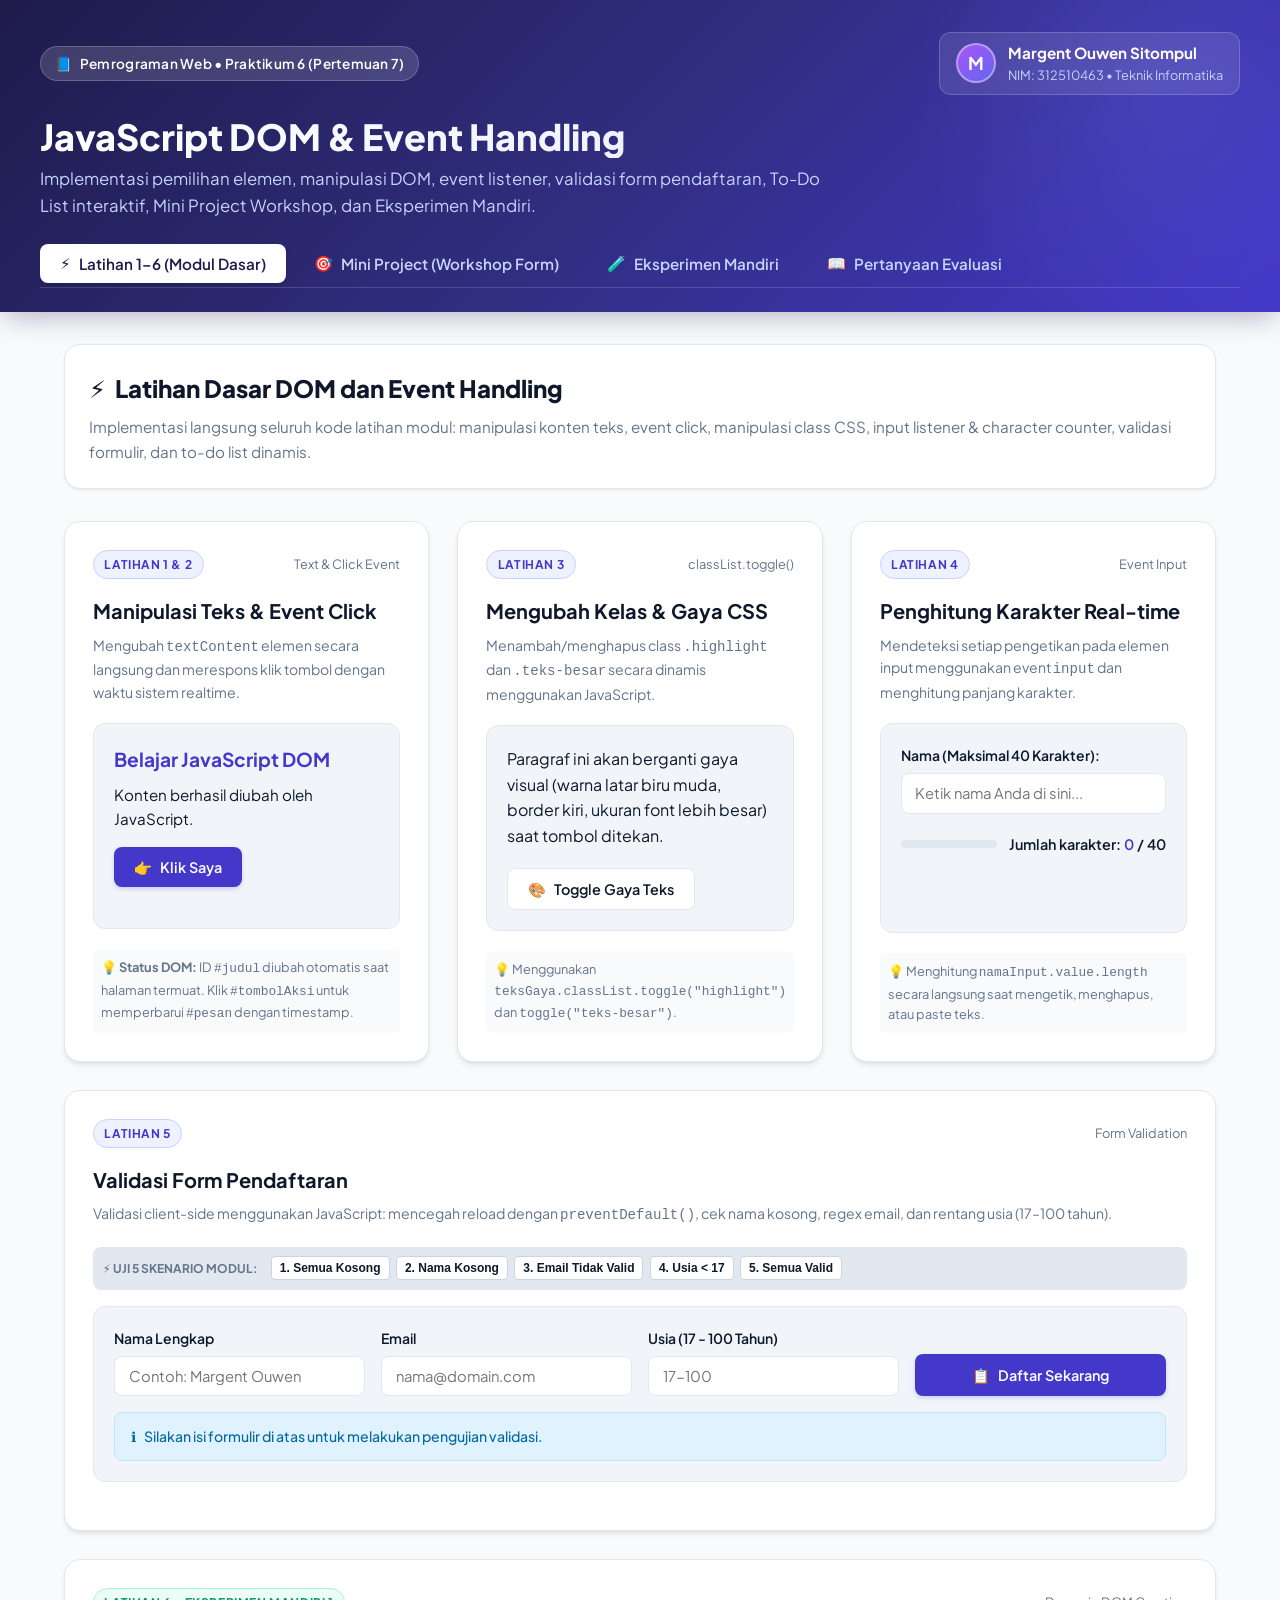
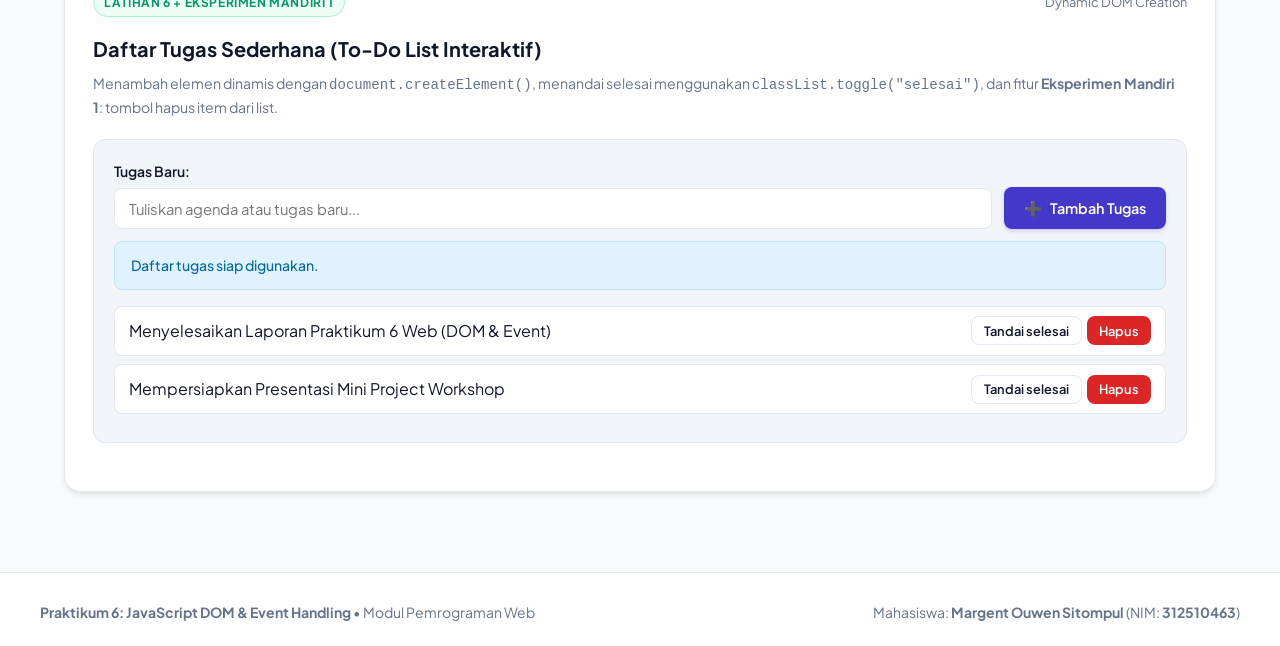
<file: index.html>
<!DOCTYPE html>
<html lang="id">
<head>
  <meta charset="UTF-8">
  <meta name="viewport" content="width=device-width, initial-scale=1.0">
  <title>Praktikum 6: DOM & Event Handling - Margent Ouwen Sitompul (312510463)</title>
  <meta name="description" content="Modul Praktikum 6 Pemrograman Web: JavaScript DOM dan Event Handling oleh Margent Ouwen Sitompul (NIM: 312510463)">
  <link rel="stylesheet" href="style.css">
  <script src="script.js" defer></script>
</head>
<body>

  <!-- ===================================================================
       HEADER SECTION
       =================================================================== -->
  <header class="app-header">
    <div class="header-container">
      <div class="header-meta">
        <div class="course-badge">
          <span>📘</span>
          <span>Pemrograman Web • Praktikum 6 (Pertemuan 7)</span>
        </div>
        <div class="student-card">
          <div class="student-avatar">M</div>
          <div class="student-info">
            <h4>Margent Ouwen Sitompul</h4>
            <p>NIM: 312510463 • Teknik Informatika</p>
          </div>
        </div>
      </div>

      <div class="header-title-wrapper">
        <h1>JavaScript DOM & Event Handling</h1>
        <p class="header-subtitle">
          Implementasi pemilihan elemen, manipulasi DOM, event listener, validasi form pendaftaran, 
          To-Do List interaktif, Mini Project Workshop, dan Eksperimen Mandiri.
        </p>
      </div>

      <!-- Navigation Tabs -->
      <nav class="nav-tabs" role="tablist">
        <button class="nav-tab-btn active" data-tab="tab-latihan" id="btn-tab-latihan" role="tab" aria-selected="true">
          <span>⚡</span> Latihan 1–6 (Modul Dasar)
        </button>
        <button class="nav-tab-btn" data-tab="tab-miniproject" id="btn-tab-miniproject" role="tab" aria-selected="false">
          <span>🎯</span> Mini Project (Workshop Form)
        </button>
        <button class="nav-tab-btn" data-tab="tab-eksperimen" id="btn-tab-eksperimen" role="tab" aria-selected="false">
          <span>🧪</span> Eksperimen Mandiri
        </button>
        <button class="nav-tab-btn" data-tab="tab-evaluasi" id="btn-tab-evaluasi" role="tab" aria-selected="false">
          <span>📖</span> Pertanyaan Evaluasi
        </button>
      </nav>
    </div>
  </header>

  <!-- ===================================================================
       MAIN CONTAINER
       =================================================================== -->
  <main class="main-content">

    <!-- ===============================================================
         TAB 1: LATIHAN 1 - 6
         =============================================================== -->
    <section id="tab-latihan" class="tab-pane active" role="tabpanel">
      <div class="section-intro">
        <h2><span>⚡</span> Latihan Dasar DOM dan Event Handling</h2>
        <p>
          Implementasi langsung seluruh kode latihan modul: manipulasi konten teks, event click, manipulasi class CSS, 
          input listener & character counter, validasi formulir, dan to-do list dinamis.
        </p>
      </div>

      <div class="grid-cards">
        <!-- Latihan 1 & 2 -->
        <article class="exercise-card" id="card-latihan1-2">
          <div class="card-header-badge">
            <span class="badge">Latihan 1 & 2</span>
            <span style="font-size: 0.8rem; color: var(--text-muted);">Text & Click Event</span>
          </div>
          <h3 class="card-title">Manipulasi Teks & Event Click</h3>
          <p class="card-desc">Mengubah <code>textContent</code> elemen secara langsung dan merespons klik tombol dengan waktu sistem realtime.</p>
          
          <div class="card-content">
            <!-- Sesuai struktur kode modul hal 2 -->
            <h4 id="judul" style="font-size: 1.2rem; color: var(--primary); margin-bottom: 0.5rem;">Latihan DOM</h4>
            <p id="pesan" style="font-size: 0.95rem; margin-bottom: 1rem; color: var(--text-main);">Belum ada tindakan.</p>
            <button id="tombolAksi" class="btn btn-primary" type="button">
              <span>👉</span> Klik Saya
            </button>
          </div>

          <div style="font-size: 0.8rem; color: var(--text-muted); background: #f8fafc; padding: 0.5rem; border-radius: 6px;">
            💡 <strong>Status DOM:</strong> ID <code>#judul</code> diubah otomatis saat halaman termuat. Klik <code>#tombolAksi</code> untuk memperbarui <code>#pesan</code> dengan timestamp.
          </div>
        </article>

        <!-- Latihan 3 -->
        <article class="exercise-card" id="card-latihan3">
          <div class="card-header-badge">
            <span class="badge">Latihan 3</span>
            <span style="font-size: 0.8rem; color: var(--text-muted);">classList.toggle()</span>
          </div>
          <h3 class="card-title">Mengubah Kelas & Gaya CSS</h3>
          <p class="card-desc">Menambah/menghapus class <code>.highlight</code> dan <code>.teks-besar</code> secara dinamis menggunakan JavaScript.</p>
          
          <div class="card-content">
            <!-- Sesuai struktur kode modul hal 3 -->
            <p id="teksGaya" style="transition: all 0.2s ease; margin-bottom: 1.25rem;">
              Paragraf ini akan berganti gaya visual (warna latar biru muda, border kiri, ukuran font lebih besar) saat tombol ditekan.
            </p>
            <button id="tombolGaya" class="btn btn-secondary" type="button">
              <span>🎨</span> Toggle Gaya Teks
            </button>
          </div>

          <div style="font-size: 0.8rem; color: var(--text-muted); background: #f8fafc; padding: 0.5rem; border-radius: 6px;">
            💡 Menggunakan <code>teksGaya.classList.toggle("highlight")</code> dan <code>toggle("teks-besar")</code>.
          </div>
        </article>

        <!-- Latihan 4 -->
        <article class="exercise-card" id="card-latihan4">
          <div class="card-header-badge">
            <span class="badge">Latihan 4</span>
            <span style="font-size: 0.8rem; color: var(--text-muted);">Event Input</span>
          </div>
          <h3 class="card-title">Penghitung Karakter Real-time</h3>
          <p class="card-desc">Mendeteksi setiap pengetikan pada elemen input menggunakan event <code>input</code> dan menghitung panjang karakter.</p>
          
          <div class="card-content">
            <!-- Sesuai kode modul hal 3 -->
            <div class="form-group">
              <label for="namaInput">Nama (Maksimal 40 Karakter):</label>
              <input type="text" id="namaInput" maxlength="40" placeholder="Ketik nama Anda di sini...">
            </div>
            <div class="char-meter-container">
              <div class="char-meter-bar">
                <div id="charMeterFill" class="char-meter-fill"></div>
              </div>
              <p style="font-weight: 600; font-size: 0.9rem;">
                Jumlah karakter: <span id="jumlahKarakter" style="color: var(--primary);">0</span> / 40
              </p>
            </div>
          </div>

          <div style="font-size: 0.8rem; color: var(--text-muted); background: #f8fafc; padding: 0.5rem; border-radius: 6px;">
            💡 Menghitung <code>namaInput.value.length</code> secara langsung saat mengetik, menghapus, atau paste teks.
          </div>
        </article>

        <!-- Latihan 5 -->
        <article class="exercise-card" id="card-latihan5" style="grid-column: 1 / -1;">
          <div class="card-header-badge">
            <span class="badge">Latihan 5</span>
            <span style="font-size: 0.8rem; color: var(--text-muted);">Form Validation</span>
          </div>
          <h3 class="card-title">Validasi Form Pendaftaran</h3>
          <p class="card-desc">Validasi client-side menggunakan JavaScript: mencegah reload dengan <code>preventDefault()</code>, cek nama kosong, regex email, dan rentang usia (17–100 tahun).</p>
          
          <!-- Tombol Cepat Skenario Pengujian (Sesuai Syarat Halaman 4: Uji minimal 5 kondisi) -->
          <div class="scenario-bar">
            <span class="scenario-title">⚡ Uji 5 Skenario Modul:</span>
            <button type="button" class="btn-scenario" id="test-empty">1. Semua Kosong</button>
            <button type="button" class="btn-scenario" id="test-no-name">2. Nama Kosong</button>
            <button type="button" class="btn-scenario" id="test-bad-email">3. Email Tidak Valid</button>
            <button type="button" class="btn-scenario" id="test-under-age">4. Usia &lt; 17</button>
            <button type="button" class="btn-scenario" id="test-valid">5. Semua Valid</button>
          </div>

          <div class="card-content">
            <!-- Sesuai struktur kode modul hal 3-4 -->
            <form id="formPendaftaran" novalidate style="display: grid; grid-template-columns: repeat(auto-fit, minmax(240px, 1fr)); gap: 1rem; align-items: end;">
              <div class="form-group" style="margin-bottom: 0;">
                <label for="nama">Nama Lengkap</label>
                <input id="nama" name="nama" type="text" placeholder="Contoh: Margent Ouwen">
              </div>
              <div class="form-group" style="margin-bottom: 0;">
                <label for="email">Email</label>
                <input id="email" name="email" type="email" placeholder="nama@domain.com">
              </div>
              <div class="form-group" style="margin-bottom: 0;">
                <label for="usia">Usia (17 - 100 Tahun)</label>
                <input id="usia" name="usia" type="number" min="17" max="100" placeholder="17-100">
              </div>
              <div>
                <button type="submit" class="btn btn-primary" style="width: 100%; height: 42px;">
                  <span>📋</span> Daftar Sekarang
                </button>
              </div>
            </form>

            <div id="pesanFormContainer" style="margin-top: 1rem;">
              <p id="pesanForm" aria-live="polite" class="feedback-box feedback-info">
                <span>ℹ️</span> Silakan isi formulir di atas untuk melakukan pengujian validasi.
              </p>
            </div>
          </div>
        </article>

        <!-- Latihan 6 & Eksperimen 1 -->
        <article class="exercise-card" id="card-latihan6" style="grid-column: 1 / -1;">
          <div class="card-header-badge">
            <span class="badge badge-green">Latihan 6 + Eksperimen Mandiri 1</span>
            <span style="font-size: 0.8rem; color: var(--text-muted);">Dynamic DOM Creation</span>
          </div>
          <h3 class="card-title">Daftar Tugas Sederhana (To-Do List Interaktif)</h3>
          <p class="card-desc">
            Menambah elemen dinamis dengan <code>document.createElement()</code>, menandai selesai menggunakan <code>classList.toggle("selesai")</code>, 
            dan fitur <strong>Eksperimen Mandiri 1</strong>: tombol hapus item dari list.
          </p>

          <div class="card-content">
            <!-- Sesuai kode modul hal 4 -->
            <section>
              <div style="display: flex; gap: 0.75rem; margin-bottom: 0.75rem; flex-wrap: wrap;">
                <div style="flex: 1; min-width: 260px;">
                  <label for="inputTugas">Tugas Baru:</label>
                  <input id="inputTugas" type="text" placeholder="Tuliskan agenda atau tugas baru...">
                </div>
                <div style="display: flex; align-items: flex-end;">
                  <button id="tambahTugas" class="btn btn-primary" type="button" style="height: 42px;">
                    <span>➕</span> Tambah Tugas
                  </button>
                </div>
              </div>

              <p id="pesanTugas" aria-live="polite" class="feedback-box feedback-info" style="margin-bottom: 1rem;">
                Daftar tugas siap digunakan.
              </p>

              <ul id="daftarTugas" class="todo-list-container">
                <!-- Elemen tugas akan dimasukkan di sini secara dinamis -->
              </ul>
            </section>
          </div>
        </article>
      </div>
    </section>

    <!-- ===============================================================
         TAB 2: MINI PROJECT - FORM PENDAFTARAN WORKSHOP
         =============================================================== -->
    <section id="tab-miniproject" class="tab-pane" role="tabpanel">
      <div class="section-intro">
        <h2><span>🎯</span> Mini Project — Form Pendaftaran Workshop</h2>
        <p>
          Halaman pendaftaran workshop interaktif lengkap dengan validasi multi-field (nama, email, sesi), 
          penghitung karakter catatan langsung, tiket ringkasan realtime (live summary card), pesan feedback elegan, 
          dan tombol reset input.
        </p>
      </div>

      <div class="mini-project-layout">
        <!-- Kolom Kiri: Form Registrasi -->
        <div class="workshop-form-card">
          <div style="display: flex; justify-content: space-between; align-items: center; margin-bottom: 1.5rem;">
            <div>
              <h3 style="font-size: 1.35rem; font-weight: 800; color: var(--text-main);">Formulir Registrasi Workshop</h3>
              <p style="font-size: 0.85rem; color: var(--text-muted);">Web Development & Modern Interactive UI</p>
            </div>
            <span class="badge badge-green">Pendaftaran Aktif</span>
          </div>

          <!-- Alert Container untuk pesan kesalahan / sukses -->
          <div id="workshopAlertContainer" style="margin-bottom: 1.25rem; display: none;">
            <div id="workshopAlertBox" class="feedback-box">
              <span id="workshopAlertIcon"></span>
              <div id="workshopAlertText"></div>
            </div>
          </div>

          <form id="formWorkshop" novalidate>
            <!-- 1. Nama Lengkap (Validasi min 3 karakter per eksperimen mandiri) -->
            <div class="form-group">
              <label for="wsNama">Nama Lengkap Peserta <span style="color: var(--danger)">*</span></label>
              <input type="text" id="wsNama" name="wsNama" placeholder="Masukkan nama lengkap Anda (minimal 3 huruf)" required>
              <small id="wsNamaError" style="color: var(--danger); font-size: 0.78rem; display: none;">Nama minimal harus 3 karakter.</small>
            </div>

            <!-- 2. Email Peserta -->
            <div class="form-group">
              <label for="wsEmail">Alamat Email Aktif <span style="color: var(--danger)">*</span></label>
              <input type="email" id="wsEmail" name="wsEmail" placeholder="nama@institusi.ac.id" required>
              <small id="wsEmailError" style="color: var(--danger); font-size: 0.78rem; display: none;">Format email tidak valid.</small>
            </div>

            <!-- 3. Pilihan Sesi Workshop (Event change dinamis) -->
            <div class="form-group">
              <label for="wsSesi">Pilihan Sesi Workshop <span style="color: var(--danger)">*</span></label>
              <select id="wsSesi" name="wsSesi" required>
                <option value="">-- Pilih Sesi Workshop yang Ingin Diikuti --</option>
                <option value="sesi-dom" data-desc="Mendalami manipulasi DOM, event delegation, dan dynamic component" data-quota="15 Kursi Tersisa" data-speaker="Dr. Ir. Hendra S., M.Kom">
                  Sesi 1: JavaScript DOM & Modern Interactive Web UI
                </option>
                <option value="sesi-api" data-desc="Integrasi Fetch API, Asynchronous JS, dan Backend RESTful" data-quota="8 Kursi Tersisa" data-speaker="Budi Pratama, S.Kom, M.T">
                  Sesi 2: RESTful API Integration & Async Programming
                </option>
                <option value="sesi-fullstack" data-desc="Membangun arsitektur web modern full-stack dari nol sampai deploy" data-quota="2 Kursi Tersisa" data-speaker="Ahmad Fauzi, Senior Web Architect">
                  Sesi 3: Fullstack Web App Architecture & Cloud Deployment
                </option>
              </select>
              <!-- Info Box Sesi (Eksperimen 3) -->
              <div id="wsSesiDetail" style="margin-top: 0.5rem; padding: 0.6rem 0.8rem; background: #f1f5f9; border-radius: 6px; font-size: 0.82rem; display: none;">
                <strong>Detail Sesi:</strong> <span id="wsSesiDesc">-</span> | <strong>Pemateri:</strong> <span id="wsSesiSpeaker">-</span> | <strong>Sisa Kuota:</strong> <span id="wsSesiQuota" style="color: var(--primary); font-weight: 700;">-</span>
              </div>
            </div>

            <!-- 4. Kategori Peserta -->
            <div class="form-group">
              <label for="wsKategori">Kategori Peserta</label>
              <select id="wsKategori" name="wsKategori">
                <option value="Mahasiswa">Mahasiswa (Diskon 50%)</option>
                <option value="Umum / Praktisi">Umum / Profesional</option>
                <option value="Dosen / Peneliti">Dosen / Akademisi</option>
              </select>
            </div>

            <!-- 5. Catatan / Harapan dengan Real-time Char Counter -->
            <div class="form-group">
              <div style="display: flex; justify-content: space-between; align-items: center; margin-bottom: 0.4rem;">
                <label for="wsCatatan" style="margin-bottom: 0;">Harapan & Motivasi Mengikuti Workshop:</label>
                <span style="font-size: 0.78rem; color: var(--text-muted);">
                  <span id="wsCharCount">0</span> / 150 Karakter
                </span>
              </div>
              <textarea id="wsCatatan" maxlength="150" placeholder="Tuliskan materi yang paling ingin Anda pelajari..."></textarea>
            </div>

            <!-- Tombol Submit & Reset -->
            <div style="display: flex; gap: 0.75rem; margin-top: 1.5rem;">
              <button type="submit" id="btnSubmitWorkshop" class="btn btn-primary" style="flex: 1;">
                <span>🚀</span> Konfirmasi Pendaftaran
              </button>
              <button type="button" id="btnResetWorkshop" class="btn btn-secondary">
                <span>🔄</span> Reset Input
              </button>
            </div>
          </form>
        </div>

        <!-- Kolom Kanan: Live Preview Tiket (Ringkasan Langsung) -->
        <div class="ticket-preview-wrapper">
          <div class="ticket-card">
            <div class="ticket-header">
              <div>
                <div class="ticket-title">TIKET ELEKTRONIK</div>
                <div style="font-size: 0.75rem; color: #a5b4fc;">Workshop Pemrograman Web 2026</div>
              </div>
              <div class="ticket-badge" id="ticketBadgeStatus">DRAFT</div>
            </div>

            <div class="ticket-body">
              <div class="ticket-field">
                <span class="ticket-label">Nama Peserta</span>
                <span class="ticket-val" id="previewNama">Margent Ouwen Sitompul</span>
              </div>

              <div class="ticket-field">
                <span class="ticket-label">Alamat Email</span>
                <span class="ticket-val" id="previewEmail">margent.ouwen@student.ac.id</span>
              </div>

              <div class="ticket-field">
                <span class="ticket-label">Sesi Yang Dipilih</span>
                <span class="ticket-val" id="previewSesi" style="font-size: 0.95rem; color: #fef08a;">
                  Belum memilih sesi workshop
                </span>
              </div>

              <div class="ticket-field">
                <span class="ticket-label">Kategori Peserta</span>
                <span class="ticket-val" id="previewKategori" style="font-size: 0.95rem;">Mahasiswa</span>
              </div>

              <div class="ticket-field">
                <span class="ticket-label">Catatan Peserta</span>
                <span class="ticket-val" id="previewCatatan" style="font-size: 0.85rem; font-style: italic; color: #cbd5e1;">
                  (Belum ada catatan)
                </span>
              </div>
            </div>

            <div class="ticket-footer">
              <div class="live-indicator">
                <span class="live-dot"></span>
                <span>Live Real-time Sync</span>
              </div>
              <div id="ticketTimestamp">ID: WS-312510463</div>
            </div>
          </div>

          <div style="margin-top: 1rem; background: #ffffff; border: 1px solid var(--border-color); border-radius: var(--radius-md); padding: 1rem; font-size: 0.85rem; color: var(--text-muted);">
            📌 <strong>Fitur Interaktif Terpenuhi:</strong>
            <ul style="padding-left: 1.25rem; margin-top: 0.4rem; line-height: 1.5;">
              <li>Validasi nama (min 3 huruf), email valid, & sesi wajib dipilih.</li>
              <li>Live sync / ringkasan instan ke kartu tiket saat user mengetik atau memilih opsi.</li>
              <li>Realtime counter karakter harapan peserta (0 - 150).</li>
              <li>Pesan status alert kesalahan dan konfirmasi sukses interaktif.</li>
              <li>Tombol reset yang mengembalikan form dan tiket ke kondisi awal.</li>
            </ul>
          </div>
        </div>
      </div>
    </section>

    <!-- ===============================================================
         TAB 3: EKSPERIMEN MANDIRI
         =============================================================== -->
    <section id="tab-eksperimen" class="tab-pane" role="tabpanel">
      <div class="section-intro">
        <h2><span>🧪</span> Eksperimen Mandiri (Bagian G Modul)</h2>
        <p>
          Pengujian 5 poin eksperimen mandiri yang diinstruksikan pada modul untuk memperluas pemahaman 
          mekanisme event, validasi, modulasi class, dan siklus parsing browser.
        </p>
      </div>

      <div class="grid-cards">
        <!-- Eksperimen 1 -->
        <article class="exercise-card">
          <div class="card-header-badge">
            <span class="badge">Eksperimen 1</span>
            <span style="font-size: 0.8rem; color: var(--text-muted);">DOM Deletion</span>
          </div>
          <h3 class="card-title">1. Tombol Hapus Item To-do List</h3>
          <p class="card-desc">Menghapus node elemen <code>&lt;li&gt;</code> secara langsung dari pohon DOM saat tombol hapus ditekan.</p>
          <div class="card-content">
            <p style="font-size: 0.9rem; margin-bottom: 0.75rem;">
              Fitur ini telah diintegrasikan langsung pada To-do list di Tab Latihan 1–6 dengan menggunakan sintaks:
            </p>
            <div class="code-snippet">
tombolHapus.addEventListener("click", function () {
  item.remove(); // atau daftarTugas.removeChild(item);
  pesanTugas.textContent = "Tugas berhasil dihapus.";
});</div>
            <p style="font-size: 0.85rem; color: var(--success); font-weight: 600;">
              ✅ Berhasil diimplementasikan dengan method <code>item.remove()</code> yang aman dan modern.
            </p>
          </div>
        </article>

        <!-- Eksperimen 2 -->
        <article class="exercise-card">
          <div class="card-header-badge">
            <span class="badge">Eksperimen 2</span>
            <span style="font-size: 0.8rem; color: var(--text-muted);">String Length Check</span>
          </div>
          <h3 class="card-title">2. Validasi Nama Minimal Tiga Karakter</h3>
          <p class="card-desc">Memastikan input nama memiliki panjang minimal 3 karakter untuk mencegah input inisial atau tidak lengkap.</p>
          <div class="card-content">
            <div class="form-group">
              <label for="demoExpNama">Uji Input Nama Eksperimen 2:</label>
              <input type="text" id="demoExpNama" placeholder="Ketik 1-2 huruf, lalu 3+ huruf...">
            </div>
            <p id="demoExpNamaPesan" class="feedback-box feedback-info" style="font-size: 0.85rem;">
              Ketik nama minimal 3 karakter...
            </p>
            <div class="code-snippet">
if (nama.length < 3) {
  pesanForm.textContent = "Nama minimal terdiri dari 3 karakter.";
}</div>
          </div>
        </article>

        <!-- Eksperimen 3 -->
        <article class="exercise-card">
          <div class="card-header-badge">
            <span class="badge">Eksperimen 3</span>
            <span style="font-size: 0.8rem; color: var(--text-muted);">Event Change</span>
          </div>
          <h3 class="card-title">3. Event Change Dropdown Sesi Workshop</h3>
          <p class="card-desc">Mendeteksi pergantian nilai pada dropdown <code>&lt;select&gt;</code> dan segera merespons dengan menampilkan informasi detail sesi.</p>
          <div class="card-content">
            <div class="form-group">
              <label for="demoExpSesi">Pilih Sesi Uji:</label>
              <select id="demoExpSesi">
                <option value="">-- Silakan Pilih Sesi --</option>
                <option value="Frontend Engineering">Frontend Web Engineering (HTML5, CSS3, DOM)</option>
                <option value="Backend Services">Backend REST API & Database Integration</option>
                <option value="Cyber Security Web">Web Application Security & OWASP Top 10</option>
              </select>
            </div>
            <div id="demoExpSesiResult" class="feedback-box feedback-info" style="font-size: 0.85rem;">
              Belum ada sesi yang dipilih.
            </div>
            <div class="code-snippet">
dropdown.addEventListener("change", function () {
  hasil.textContent = "Sesi aktif: " + this.value;
});</div>
          </div>
        </article>

        <!-- Eksperimen 4 -->
        <article class="exercise-card">
          <div class="card-header-badge">
            <span class="badge">Eksperimen 4</span>
            <span style="font-size: 0.8rem; color: var(--text-muted);">CSS Display Toggle</span>
          </div>
          <h3 class="card-title">4. Sembunyikan & Tampilkan Paragraf via CSS</h3>
          <p class="card-desc">Mengendalikan visibilitas elemen dengan menambahkan atau mencopot kelas CSS <code>.hidden-element</code>.</p>
          <div class="card-content">
            <button id="btnToggleVisibilitas" class="btn btn-secondary" style="margin-bottom: 0.75rem;" type="button">
              <span>👁️</span> Sembunyikan Paragraf
            </button>
            <p id="paragrafRahasia" style="background: #eef2ff; border-left: 4px solid var(--primary); padding: 0.75rem; border-radius: 4px; font-size: 0.9rem;">
              🎉 <strong>Teks Rahasia:</strong> Paragraf ini dapat dimunculkan dan disembunyikan menggunakan manipulasi kelas <code>classList.toggle("hidden-element")</code>.
            </p>
            <div class="code-snippet">
.hidden-element { display: none !important; }
tombol.addEventListener("click", () => {
  paragraf.classList.toggle("hidden-element");
});</div>
          </div>
        </article>

        <!-- Eksperimen 5 -->
        <article class="exercise-card" style="grid-column: 1 / -1;">
          <div class="card-header-badge">
            <span class="badge badge-amber">Eksperimen 5</span>
            <span style="font-size: 0.8rem; color: var(--text-muted);">Script Parsing & Defer</span>
          </div>
          <h3 class="card-title">5. Analisis Script di Head Tanpa Atribut Defer</h3>
          <p class="card-desc">Mengamati dan menjelaskan apa yang terjadi jika script JavaScript dieksekusi di <code>&lt;head&gt;</code> sebelum elemen HTML selesai di-parse.</p>
          <div class="card-content">
            <div style="background: #fffbeb; border: 1px solid #fde68a; padding: 1rem; border-radius: var(--radius-sm); margin-bottom: 1rem;">
              <h4 style="color: #92400e; font-size: 0.95rem; margin-bottom: 0.4rem;">⚠️ Fenomena & Penjelasan Teknis:</h4>
              <p style="font-size: 0.9rem; color: #78350f; line-height: 1.6;">
                Jika tag <code>&lt;script src="script.js"&gt;&lt;/script&gt;</code> ditaruh di dalam tag <code>&lt;head&gt;</code> <strong>tanpa atribut <code>defer</code> atau <code>async</code></strong>:
              </p>
              <ul style="padding-left: 1.25rem; font-size: 0.88rem; color: #78350f; margin-top: 0.4rem;">
                <li>Browser langsung mengunduh dan mengeksekusi script seketika itu juga (parser-blocking).</li>
                <li>Pada saat itu, elemen <code>&lt;body&gt;</code> dan elemen dengan ID seperti <code>#judul</code>, <code>#tombolAksi</code> <strong>belum selesai dibaca (diparsing) oleh browser</strong>.</li>
                <li>Akibatnya, fungsi pemanggilan seperti <code>document.getElementById("judul")</code> akan menghasilkan nilai <code>null</code>.</li>
                <li>Ketika program mencoba mengakses atribut elemen seperti <code>judul.textContent = ...</code>, browser akan melempar pesan kesalahan runtime: <code>Uncaught TypeError: Cannot set properties of null (setting 'textContent')</code>.</li>
              </ul>
            </div>

            <div style="background: #ecfdf5; border: 1px solid #a7f3d0; padding: 1rem; border-radius: var(--radius-sm);">
              <h4 style="color: #065f46; font-size: 0.95rem; margin-bottom: 0.4rem;">💡 Solusi Standar Modern:</h4>
              <p style="font-size: 0.88rem; color: #064e3b; line-height: 1.5;">
                1. Gunakan atribut <strong><code>defer</code></strong> pada tag script di bagian head (seperti yang digunakan pada praktikum ini: <code>&lt;script src="script.js" defer&gt;&lt;/script&gt;</code>). Browser mengunduh file secara asynchronous dan hanya mengeksekusinya setelah seluruh dokumen HTML selesai diparsing.<br>
                2. Atau letakkan tag script tepat sebelum penutup <code>&lt;/body&gt;</code>.<br>
                3. Atau bungkus kode JS dengan event listener <code>document.addEventListener("DOMContentLoaded", () => { ... })</code>.
              </p>
            </div>
          </div>
        </article>
      </div>
    </section>

    <!-- ===============================================================
         TAB 4: PERTANYAAN EVALUASI
         =============================================================== -->
    <section id="tab-evaluasi" class="tab-pane" role="tabpanel">
      <div class="section-intro">
        <h2><span>📖</span> Jawaban Pertanyaan Evaluasi (Bagian H Modul)</h2>
        <p>
          Jawaban lengkap dan terstruktur atas 7 pertanyaan evaluasi pada Modul Praktikum 6: DOM & Event Handling.
        </p>
      </div>

      <!-- Soal 1 -->
      <article class="eval-card">
        <div class="eval-q">
          <span>1.</span>
          <span>Apa yang dimaksud dengan DOM dan apa manfaatnya?</span>
        </div>
        <div class="eval-ans">
          <p>
            <strong>Document Object Model (DOM)</strong> adalah antarmuka pemrograman (API) standar yang merepresentasikan struktur dokumen HTML atau XML sebagai pohon objek (<em>object-oriented tree hierarchy</em>). Setiap tag HTML, teks, dan atribut dalam halaman web direpresentasikan sebagai sebuah node objek yang memiliki properti dan metode bawaan.
          </p>
          <p style="margin-top: 0.5rem;">
            <strong>Manfaat Utama DOM:</strong>
          </p>
          <ul style="padding-left: 1.25rem; margin-top: 0.25rem;">
            <li><strong>Manipulasi Dinamis:</strong> Memungkinkan JavaScript mengubah teks, elemen HTML, dan atribut kapan saja tanpa perlu me-reload seluruh halaman.</li>
            <li><strong>Interaktivitas Tinggi:</strong> Memungkinkan developer merespons aksi pengguna (klik, input, hover, scroll) secara langsung melalui event handling.</li>
            <li><strong>Manipulasi Gaya/CSS:</strong> Mengubah style visual, animasi, dan kelas CSS secara fleksibel secara real-time.</li>
          </ul>
        </div>
      </article>

      <!-- Soal 2 -->
      <article class="eval-card">
        <div class="eval-q">
          <span>2.</span>
          <span>Apa perbedaan getElementById(), querySelector(), dan querySelectorAll()?</span>
        </div>
        <div class="eval-ans">
          <table style="width: 100%; border-collapse: collapse; margin-top: 0.5rem; font-size: 0.88rem;">
            <thead>
              <tr style="background: #f1f5f9; text-align: left;">
                <th style="padding: 8px; border: 1px solid var(--border-color);">Metode</th>
                <th style="padding: 8px; border: 1px solid var(--border-color);">Jenis Selector</th>
                <th style="padding: 8px; border: 1px solid var(--border-color);">Hasil Pengembalian</th>
                <th style="padding: 8px; border: 1px solid var(--border-color);">Kecepatan & Karakteristik</th>
              </tr>
            </thead>
            <tbody>
              <tr>
                <td style="padding: 8px; border: 1px solid var(--border-color);"><code>getElementById(id)</code></td>
                <td style="padding: 8px; border: 1px solid var(--border-color);">Hanya nama ID (tanpa simbol #)</td>
                <td style="padding: 8px; border: 1px solid var(--border-color);">1 elemen tunggal spesifik (atau <code>null</code>)</td>
                <td style="padding: 8px; border: 1px solid var(--border-color);">Paling cepat (dioptimasi khusus oleh browser)</td>
              </tr>
              <tr>
                <td style="padding: 8px; border: 1px solid var(--border-color);"><code>querySelector(selector)</code></td>
                <td style="padding: 8px; border: 1px solid var(--border-color);">Selector CSS bebas (<code>#id</code>, <code>.class</code>, tag, atribut)</td>
                <td style="padding: 8px; border: 1px solid var(--border-color);">1 elemen pertama yang cocok</td>
                <td style="padding: 8px; border: 1px solid var(--border-color);">Sangat fleksibel untuk seleksi spesifik</td>
              </tr>
              <tr>
                <td style="padding: 8px; border: 1px solid var(--border-color);"><code>querySelectorAll(selector)</code></td>
                <td style="padding: 8px; border: 1px solid var(--border-color);">Selector CSS bebas</td>
                <td style="padding: 8px; border: 1px solid var(--border-color);">Koleksi <code>NodeList</code> statis dari semua elemen yang cocok</td>
                <td style="padding: 8px; border: 1px solid var(--border-color);">Mendukung perulangan seperti <code>.forEach()</code></td>
              </tr>
            </tbody>
          </table>
        </div>
      </article>

      <!-- Soal 3 -->
      <article class="eval-card">
        <div class="eval-q">
          <span>3.</span>
          <span>Apa fungsi addEventListener() dan sebutkan tiga contoh event?</span>
        </div>
        <div class="eval-ans">
          <p>
            <strong>Fungsi <code>addEventListener()</code></strong> adalah metode resmi pada objek DOM EventTarget untuk mendaftarkan fungsi penanganan (<em>event handler / listener callback</em>) pada suatu elemen HTML yang akan dieksekusi ketika suatu jenis kejadian (event) tertentu terjadi pada elemen tersebut.
          </p>
          <p style="margin-top: 0.5rem;">
            Keunggulannya dibanding inline handler (seperti <code>onclick</code>) adalah dapat memasang beberapa listener sekaligus pada event dan elemen yang sama tanpa saling menimpa.
          </p>
          <p style="margin-top: 0.5rem;">
            <strong>Tiga Contoh Event:</strong>
          </p>
          <ul style="padding-left: 1.25rem; margin-top: 0.25rem;">
            <li><code>click</code>: Terjadi saat pengguna menekan tombol mouse atau menyentuh tombol/elemen di layar (misal tombol kirim atau toggle).</li>
            <li><code>input</code>: Terjadi secara langsung setiap kali nilai pada <code>&lt;input&gt;</code> atau <code>&lt;textarea&gt;</code> berubah (sangat ideal untuk live character counter).</li>
            <li><code>submit</code>: Terjadi saat pengguna mengirimkan form (misal menekan tombol submit atau tombol Enter dalam form).</li>
          </ul>
        </div>
      </article>

      <!-- Soal 4 -->
      <article class="eval-card">
        <div class="eval-q">
          <span>4.</span>
          <span>Mengapa event.preventDefault() digunakan pada event submit form?</span>
        </div>
        <div class="eval-ans">
          <p>
            Secara bawaan (<em>default behavior</em>), ketika event <code>submit</code> terjadi pada elemen form, browser web akan langsung mengarahkan halaman ke URL tujuan (atribut <code>action</code>) dan melakukan refresh atau navigasi ulang seluruh halaman (<em>page reload</em>).
          </p>
          <p style="margin-top: 0.5rem;">
            <strong>Tujuan Pemanggilan <code>event.preventDefault()</code>:</strong>
          </p>
          <ul style="padding-left: 1.25rem; margin-top: 0.25rem;">
            <li>Menghentikan aksi refresh otomatis browser sehingga proses eksekusi tetap berada pada halaman aktif.</li>
            <li>Memberikan kesempatan bagi JavaScript untuk memeriksa kelengkapan data (validasi client-side) terlebih dahulu sebelum data benar-benar dikirimkan.</li>
            <li>Mencegah hilangnya status DOM, teks input, atau pesan error yang sedang ditampilkan ke pengguna.</li>
          </ul>
        </div>
      </article>

      <!-- Soal 5 -->
      <article class="eval-card">
        <div class="eval-q">
          <span>5.</span>
          <span>Apa perbedaan textContent dan innerHTML dari sisi penggunaan dan keamanan?</span>
        </div>
        <div class="eval-ans">
          <table style="width: 100%; border-collapse: collapse; margin-top: 0.5rem; font-size: 0.88rem;">
            <thead>
              <tr style="background: #f1f5f9; text-align: left;">
                <th style="padding: 8px; border: 1px solid var(--border-color);">Aspek</th>
                <th style="padding: 8px; border: 1px solid var(--border-color);"><code>textContent</code></th>
                <th style="padding: 8px; border: 1px solid var(--border-color);"><code>innerHTML</code></th>
              </tr>
            </thead>
            <tbody>
              <tr>
                <td style="padding: 8px; border: 1px solid var(--border-color);"><strong>Penggunaan</strong></td>
                <td style="padding: 8px; border: 1px solid var(--border-color);">Menetapkan atau mengambil konten sebagai teks mentah (plain text) murni. Semua karakter tag (seperti <code>&lt;b&gt;</code>) akan ditampilkan sebagai teks literal.</td>
                <td style="padding: 8px; border: 1px solid var(--border-color);">Menetapkan atau mengambil konten dalam bentuk markup HTML. String yang dimasukkan akan diparsing oleh browser menjadi elemen HTML nyata.</td>
              </tr>
              <tr>
                <td style="padding: 8px; border: 1px solid var(--border-color);"><strong>Keamanan (Security)</strong></td>
                <td style="padding: 8px; border: 1px solid var(--border-color);"><strong>Sangat Aman.</strong> Bebas dari serangan Cross-Site Scripting (XSS) karena browser tidak pernah mengeksekusi markup dari string input pengguna.</td>
                <td style="padding: 8px; border: 1px solid var(--border-color);"><strong>Rentan XSS.</strong> Jika teks input dari user langsung dimasukkan ke <code>innerHTML</code> tanpa sanitasi, penyerang bisa menyisipkan tag <code>&lt;img src="x" onerror="alert(1)"&gt;</code> yang berbahaya.</td>
              </tr>
              <tr>
                <td style="padding: 8px; border: 1px solid var(--border-color);"><strong>Kinerja</strong></td>
                <td style="padding: 8px; border: 1px solid var(--border-color);">Lebih cepat karena tidak memicu HTML parser browser.</td>
                <td style="padding: 8px; border: 1px solid var(--border-color);">Lebih lambat karena browser harus mem-parse string HTML menjadi node DOM baru.</td>
              </tr>
            </tbody>
          </table>
        </div>
      </article>

      <!-- Soal 6 -->
      <article class="eval-card">
        <div class="eval-q">
          <span>6.</span>
          <span>Bagaimana classList.toggle() membantu mengubah tampilan elemen?</span>
        </div>
        <div class="eval-ans">
          <p>
            Metode <code>classList.toggle("namaKelas")</code> bekerja seperti sakelar otomatis cerdas:
          </p>
          <ul style="padding-left: 1.25rem; margin-top: 0.25rem;">
            <li>Jika kelas CSS tersebut <strong>belum ada</strong> pada elemen, maka fungsi akan <strong>menambahkannya</strong> (seperti <code>classList.add()</code>).</li>
            <li>Jika kelas CSS tersebut <strong>sudah ada</strong> pada elemen, maka fungsi akan <strong>menghapusnya</strong> (seperti <code>classList.remove()</code>).</li>
          </ul>
          <p style="margin-top: 0.5rem;">
            <strong>Manfaat:</strong> Menghilangkan kebutuhan untuk menuliskan logika kondisional manual <code>if (element.classList.contains(...)) { remove() } else { add() }</code>. Sangat efisien untuk membuat tombol highlight, tema gelap/terang (dark mode), accordion, dropdown menu, dan status item to-do list ("selesai" / "belum selesai").
          </p>
        </div>
      </article>

      <!-- Soal 7 -->
      <article class="eval-card">
        <div class="eval-q">
          <span>7.</span>
          <span>Sebutkan minimal tiga skenario pengujian validasi form!</span>
        </div>
        <div class="eval-ans">
          <p>Berikut adalah 5 skenario pengujian komprehensif yang telah diuji dan divalidasi pada praktikum ini:</p>
          <ol style="padding-left: 1.25rem; margin-top: 0.25rem; line-height: 1.6;">
            <li><strong>Skenario Semua Kolom Kosong:</strong> Pengguna langsung menekan tombol submit tanpa mengisi apapun. Sistem mendeteksi field nama kosong dan memunculkan pesan error <em>"Nama wajib diisi."</em>.</li>
            <li><strong>Skenario Format Email Tidak Valid:</strong> Pengguna mengisi nama dengan benar ("Margent"), namun mengisi email tanpa simbol '@' atau tanpa domain (misal: "margentouwen"). Sistem regex mendeteksi pola yang salah dan menampilkan pesan <em>"Masukkan email yang valid."</em>.</li>
            <li><strong>Skenario Usia di Bawah Batas Minimum:</strong> Pengguna mengisi usia 15 tahun (kurang dari syarat 17 tahun). Sistem validasi memunculkan pesan <em>"Usia harus berupa bilangan bulat 17–100."</em>.</li>
            <li><strong>Skenario Usia Bukan Bilangan Bulat / Di Luar Rentang:</strong> Pengguna memasukkan nilai desimal (25.5) atau lebih dari 100 tahun (120). Sistem menolak dan meminta angka valid.</li>
            <li><strong>Skenario Seluruh Input Valid:</strong> Pengguna memasukkan Nama: "Margent Ouwen Sitompul", Email: "margent@gmail.com", Usia: 20 tahun. Sistem menampilkan pesan sukses <em>"Validasi berhasil. Form siap diproses."</em> serta mengosongkan form menggunakan <code>form.reset()</code>.</li>
          </ol>
        </div>
      </article>
    </section>

  </main>

  <!-- ===================================================================
       FOOTER
       =================================================================== -->
  <footer class="app-footer">
    <div style="max-width: 1200px; margin: 0 auto; display: flex; justify-content: space-between; align-items: center; flex-wrap: wrap; gap: 1rem;">
      <div>
        <strong>Praktikum 6: JavaScript DOM & Event Handling</strong> • Modul Pemrograman Web
      </div>
      <div>
        Mahasiswa: <strong>Margent Ouwen Sitompul</strong> (NIM: <strong>312510463</strong>)
      </div>
    </div>
  </footer>

</body>
</html>
</file>
<file: style.css>
/* ===================================================================
   PRAKTIKUM 6: JAVASCRIPT DOM DAN EVENT HANDLING
   Nama   : Margent Ouwen Sitompul
   NIM    : 312510463
   Modul  : Pertemuan 7 - Pemrograman Web OBE
   =================================================================== */

@import url('https://fonts.googleapis.com/css2?family=Plus+Jakarta+Sans:wght@300;400;500;600;700;800&family=JetBrains+Mono:wght@400;500&display=swap');

:root {
  --font-main: 'Plus Jakarta Sans', system-ui, -apple-system, BlinkMacSystemFont, 'Segoe UI', Roboto, sans-serif;
  --font-mono: 'JetBrains Mono', monospace;

  /* Color Palette */
  --primary: #4338ca;
  --primary-hover: #3730a3;
  --primary-light: #eef2ff;
  --primary-border: #c7d2fe;

  --accent: #0284c7;
  --accent-light: #e0f2fe;

  --success: #059669;
  --success-bg: #ecfdf5;
  --success-border: #a7f3d0;

  --danger: #dc2626;
  --danger-bg: #fef2f2;
  --danger-border: #fecaca;

  --warning: #d97706;
  --warning-bg: #fffbeb;
  --warning-border: #fde68a;

  --bg-main: #f8fafc;
  --bg-surface: #ffffff;
  --bg-subtle: #f1f5f9;

  --text-main: #0f172a;
  --text-muted: #64748b;
  --text-light: #94a3b8;

  --border-color: #e2e8f0;
  --border-focus: #6366f1;

  --radius-sm: 8px;
  --radius-md: 12px;
  --radius-lg: 16px;
  --radius-xl: 24px;

  --shadow-sm: 0 1px 3px 0 rgb(0 0 0 / 0.07), 0 1px 2px -1px rgb(0 0 0 / 0.07);
  --shadow-md: 0 4px 6px -1px rgb(0 0 0 / 0.08), 0 2px 4px -2px rgb(0 0 0 / 0.08);
  --shadow-lg: 0 10px 15px -3px rgb(0 0 0 / 0.08), 0 4px 6px -4px rgb(0 0 0 / 0.08);
  --shadow-hover: 0 20px 25px -5px rgb(0 0 0 / 0.1), 0 8px 10px -6px rgb(0 0 0 / 0.1);

  --transition-fast: 150ms cubic-bezier(0.4, 0, 0.2, 1);
  --transition-normal: 250ms cubic-bezier(0.4, 0, 0.2, 1);
}

*, *::before, *::after {
  box-sizing: border-box;
  margin: 0;
  padding: 0;
}

html {
  scroll-behavior: smooth;
  font-size: 16px;
}

body {
  font-family: var(--font-main);
  background-color: var(--bg-main);
  color: var(--text-main);
  line-height: 1.6;
  min-height: 100vh;
  display: flex;
  flex-direction: column;
}

/* ===================================================================
   HEADER & NAVBAR
   =================================================================== */
.app-header {
  background: linear-gradient(135deg, #1e1b4b 0%, #312e81 50%, #4338ca 100%);
  color: #ffffff;
  padding: 2rem 1.5rem 1.5rem;
  box-shadow: 0 10px 25px -5px rgba(30, 27, 75, 0.3);
  position: relative;
  overflow: hidden;
}

.app-header::after {
  content: '';
  position: absolute;
  top: -50%;
  right: -10%;
  width: 500px;
  height: 500px;
  background: radial-gradient(circle, rgba(129, 140, 248, 0.15) 0%, transparent 70%);
  border-radius: 50%;
  pointer-events: none;
}

.header-container {
  max-width: 1200px;
  margin: 0 auto;
  position: relative;
  z-index: 1;
}

.header-meta {
  display: flex;
  justify-content: space-between;
  align-items: center;
  flex-wrap: wrap;
  gap: 1rem;
  margin-bottom: 1.25rem;
}

.course-badge {
  display: inline-flex;
  align-items: center;
  gap: 0.5rem;
  background: rgba(255, 255, 255, 0.15);
  backdrop-filter: blur(8px);
  padding: 0.35rem 0.85rem;
  border-radius: 9999px;
  font-size: 0.85rem;
  font-weight: 600;
  border: 1px solid rgba(255, 255, 255, 0.2);
  letter-spacing: 0.02em;
}

.student-card {
  display: flex;
  align-items: center;
  gap: 0.75rem;
  background: rgba(255, 255, 255, 0.1);
  backdrop-filter: blur(8px);
  padding: 0.5rem 1rem;
  border-radius: var(--radius-md);
  border: 1px solid rgba(255, 255, 255, 0.18);
}

.student-avatar {
  width: 40px;
  height: 40px;
  border-radius: 50%;
  background: linear-gradient(135deg, #a855f7, #6366f1);
  display: flex;
  align-items: center;
  justify-content: center;
  font-weight: 700;
  font-size: 1.1rem;
  color: #ffffff;
  border: 2px solid rgba(255, 255, 255, 0.4);
}

.student-info h4 {
  font-size: 0.95rem;
  font-weight: 700;
  color: #ffffff;
}

.student-info p {
  font-size: 0.8rem;
  color: #c7d2fe;
}

.header-title-wrapper {
  margin-bottom: 1.5rem;
}

.header-title-wrapper h1 {
  font-size: 2.25rem;
  font-weight: 800;
  line-height: 1.2;
  margin-bottom: 0.5rem;
  background: linear-gradient(to right, #ffffff, #e0e7ff);
  -webkit-background-clip: text;
  -webkit-text-fill-color: transparent;
}

.header-subtitle {
  font-size: 1.05rem;
  color: #c7d2fe;
  max-width: 800px;
}

/* Nav Tabs */
.nav-tabs {
  display: flex;
  gap: 0.5rem;
  border-bottom: 1px solid rgba(255, 255, 255, 0.15);
  padding-bottom: 0.25rem;
  overflow-x: auto;
}

.nav-tab-btn {
  background: transparent;
  border: none;
  color: #c7d2fe;
  font-family: var(--font-main);
  font-size: 0.95rem;
  font-weight: 600;
  padding: 0.6rem 1.25rem;
  border-radius: var(--radius-sm);
  cursor: pointer;
  transition: var(--transition-fast);
  white-space: nowrap;
  display: flex;
  align-items: center;
  gap: 0.5rem;
}

.nav-tab-btn:hover {
  color: #ffffff;
  background: rgba(255, 255, 255, 0.1);
}

.nav-tab-btn.active {
  color: #1e1b4b;
  background: #ffffff;
  box-shadow: 0 4px 12px rgba(0, 0, 0, 0.15);
}

/* ===================================================================
   MAIN LAYOUT & CONTAINERS
   =================================================================== */
.main-content {
  max-width: 1200px;
  width: 100%;
  margin: 2rem auto;
  padding: 0 1.5rem;
  flex: 1;
}

.tab-pane {
  display: none;
  animation: fadeIn 0.3s ease;
}

.tab-pane.active {
  display: block;
}

@keyframes fadeIn {
  from { opacity: 0; transform: translateY(6px); }
  to { opacity: 1; transform: translateY(0); }
}

.section-intro {
  margin-bottom: 2rem;
  background: var(--bg-surface);
  border: 1px solid var(--border-color);
  padding: 1.5rem;
  border-radius: var(--radius-lg);
  box-shadow: var(--shadow-sm);
}

.section-intro h2 {
  font-size: 1.5rem;
  font-weight: 800;
  color: var(--text-main);
  margin-bottom: 0.5rem;
  display: flex;
  align-items: center;
  gap: 0.6rem;
}

.section-intro p {
  color: var(--text-muted);
  font-size: 0.95rem;
}

/* Exercise Cards Grid */
.grid-cards {
  display: grid;
  grid-template-columns: repeat(auto-fit, minmax(360px, 1fr));
  gap: 1.75rem;
}

.exercise-card {
  background: var(--bg-surface);
  border: 1px solid var(--border-color);
  border-radius: var(--radius-lg);
  box-shadow: var(--shadow-md);
  padding: 1.75rem;
  display: flex;
  flex-direction: column;
  transition: transform var(--transition-normal), box-shadow var(--transition-normal);
  position: relative;
}

.exercise-card:hover {
  transform: translateY(-3px);
  box-shadow: var(--shadow-hover);
}

.card-header-badge {
  display: flex;
  justify-content: space-between;
  align-items: center;
  margin-bottom: 1rem;
}

.badge {
  font-size: 0.75rem;
  font-weight: 700;
  text-transform: uppercase;
  letter-spacing: 0.05em;
  padding: 0.25rem 0.65rem;
  border-radius: 9999px;
  background: var(--primary-light);
  color: var(--primary);
  border: 1px solid var(--primary-border);
}

.badge.badge-green {
  background: var(--success-bg);
  color: var(--success);
  border-color: var(--success-border);
}

.badge.badge-amber {
  background: var(--warning-bg);
  color: var(--warning);
  border-color: var(--warning-border);
}

.card-title {
  font-size: 1.25rem;
  font-weight: 700;
  color: var(--text-main);
  margin-bottom: 0.4rem;
}

.card-desc {
  font-size: 0.88rem;
  color: var(--text-muted);
  margin-bottom: 1.25rem;
}

.card-content {
  flex: 1;
  background: var(--bg-subtle);
  border: 1px solid var(--border-color);
  border-radius: var(--radius-md);
  padding: 1.25rem;
  margin-bottom: 1.25rem;
}

/* ===================================================================
   MODUL SPECIFIC STYLES (REQUIRED IN PDF)
   =================================================================== */

/* Latihan 3 exact specification from PDF */
.highlight {
  color: #173f75 !important;
  background-color: #e6f1ff !important;
  border-left: 4px solid #3478c8 !important;
  padding: 12px !important;
  border-radius: 4px;
}

.teks-besar {
  font-size: 1.4rem !important;
  font-weight: 700;
}

/* Latihan 6 exact specification from PDF */
.selesai span {
  text-decoration: line-through;
  color: #687386;
}

li {
  margin-bottom: 8px;
}

/* ===================================================================
   FORM ELEMENTS & BUTTONS
   =================================================================== */
.form-group {
  margin-bottom: 1.2rem;
}

label {
  display: block;
  font-size: 0.875rem;
  font-weight: 600;
  color: var(--text-main);
  margin-bottom: 0.4rem;
}

input[type="text"],
input[type="email"],
input[type="number"],
select,
textarea {
  width: 100%;
  padding: 0.65rem 0.85rem;
  font-family: var(--font-main);
  font-size: 0.925rem;
  color: var(--text-main);
  background-color: #ffffff;
  border: 1.5px solid var(--border-color);
  border-radius: var(--radius-sm);
  outline: none;
  transition: border-color var(--transition-fast), box-shadow var(--transition-fast);
}

input:focus,
select:focus,
textarea:focus {
  border-color: var(--border-focus);
  box-shadow: 0 0 0 3px rgba(99, 102, 241, 0.18);
}

textarea {
  resize: vertical;
  min-height: 80px;
}

.btn {
  display: inline-flex;
  align-items: center;
  justify-content: center;
  gap: 0.5rem;
  font-family: var(--font-main);
  font-size: 0.9rem;
  font-weight: 600;
  padding: 0.65rem 1.25rem;
  border-radius: var(--radius-sm);
  border: none;
  cursor: pointer;
  transition: var(--transition-fast);
  text-decoration: none;
}

.btn-primary {
  background-color: var(--primary);
  color: #ffffff;
  box-shadow: 0 2px 4px rgba(67, 56, 202, 0.2);
}

.btn-primary:hover {
  background-color: var(--primary-hover);
  box-shadow: 0 4px 8px rgba(67, 56, 202, 0.3);
}

.btn-secondary {
  background-color: #ffffff;
  color: var(--text-main);
  border: 1px solid var(--border-color);
}

.btn-secondary:hover {
  background-color: var(--bg-subtle);
  border-color: #cbd5e1;
}

.btn-danger {
  background-color: var(--danger);
  color: #ffffff;
}

.btn-danger:hover {
  background-color: #b91c1c;
}

.btn-sm {
  padding: 0.35rem 0.75rem;
  font-size: 0.8rem;
}

.btn-group {
  display: flex;
  flex-wrap: wrap;
  gap: 0.5rem;
  margin-top: 0.75rem;
}

/* ===================================================================
   FEEDBACK & ALERTS
   =================================================================== */
.feedback-box {
  padding: 0.75rem 1rem;
  border-radius: var(--radius-sm);
  font-size: 0.88rem;
  font-weight: 500;
  margin-top: 0.75rem;
  display: flex;
  align-items: center;
  gap: 0.5rem;
  border: 1px solid transparent;
  transition: var(--transition-fast);
}

.feedback-info {
  background-color: var(--accent-light);
  color: #0369a1;
  border-color: #bae6fd;
}

.feedback-success {
  background-color: var(--success-bg);
  color: #065f46;
  border-color: var(--success-border);
}

.feedback-danger {
  background-color: var(--danger-bg);
  color: #991b1b;
  border-color: var(--danger-border);
}

/* Counter indicator */
.char-meter-container {
  display: flex;
  align-items: center;
  gap: 0.75rem;
  margin-top: 0.5rem;
}

.char-meter-bar {
  flex: 1;
  height: 8px;
  background-color: #e2e8f0;
  border-radius: 9999px;
  overflow: hidden;
}

.char-meter-fill {
  height: 100%;
  width: 0%;
  background-color: var(--primary);
  border-radius: 9999px;
  transition: width 0.15s ease, background-color 0.2s ease;
}

/* To-do List Specific */
.todo-list-container {
  list-style: none;
  padding: 0;
  margin: 0;
}

.todo-item {
  display: flex;
  align-items: center;
  justify-content: space-between;
  background: #ffffff;
  padding: 0.6rem 0.85rem;
  border-radius: var(--radius-sm);
  border: 1px solid var(--border-color);
  margin-bottom: 0.5rem;
  transition: var(--transition-fast);
}

.todo-item:hover {
  border-color: #cbd5e1;
  box-shadow: var(--shadow-sm);
}

.todo-item.selesai span {
  text-decoration: line-through;
  color: #94a3b8;
}

.todo-actions {
  display: flex;
  gap: 0.35rem;
}

/* ===================================================================
   MINI PROJECT: WORKSHOP FORM & LIVE TICKET PREVIEW
   =================================================================== */
.mini-project-layout {
  display: grid;
  grid-template-columns: 1.15fr 0.85fr;
  gap: 2rem;
  align-items: start;
}

@media (max-width: 900px) {
  .mini-project-layout {
    grid-template-columns: 1fr;
  }
}

.workshop-form-card {
  background: var(--bg-surface);
  border: 1px solid var(--border-color);
  border-radius: var(--radius-xl);
  padding: 2rem;
  box-shadow: var(--shadow-lg);
}

.ticket-preview-wrapper {
  position: sticky;
  top: 1.5rem;
}

.ticket-card {
  background: linear-gradient(145deg, #1e1b4b, #312e81);
  color: #ffffff;
  border-radius: var(--radius-xl);
  padding: 2rem;
  box-shadow: 0 20px 25px -5px rgba(30, 27, 75, 0.4);
  position: relative;
  overflow: hidden;
  border: 1px solid rgba(255, 255, 255, 0.15);
}

.ticket-card::before {
  content: '';
  position: absolute;
  top: -60px;
  right: -60px;
  width: 180px;
  height: 180px;
  background: radial-gradient(circle, rgba(99, 102, 241, 0.3) 0%, transparent 70%);
  border-radius: 50%;
}

.ticket-header {
  display: flex;
  justify-content: space-between;
  align-items: flex-start;
  border-bottom: 1px dashed rgba(255, 255, 255, 0.25);
  padding-bottom: 1.25rem;
  margin-bottom: 1.25rem;
}

.ticket-title {
  font-size: 1.15rem;
  font-weight: 800;
  color: #ffffff;
}

.ticket-badge {
  background: #10b981;
  color: #064e3b;
  font-size: 0.7rem;
  font-weight: 800;
  text-transform: uppercase;
  padding: 0.25rem 0.6rem;
  border-radius: 9999px;
  letter-spacing: 0.05em;
}

.ticket-body {
  display: flex;
  flex-direction: column;
  gap: 1rem;
}

.ticket-field {
  display: flex;
  flex-direction: column;
}

.ticket-label {
  font-size: 0.72rem;
  text-transform: uppercase;
  letter-spacing: 0.06em;
  color: #a5b4fc;
}

.ticket-val {
  font-size: 1.05rem;
  font-weight: 600;
  color: #ffffff;
  word-break: break-all;
}

.ticket-footer {
  margin-top: 1.5rem;
  padding-top: 1.25rem;
  border-top: 1px dashed rgba(255, 255, 255, 0.25);
  display: flex;
  justify-content: space-between;
  align-items: center;
  font-size: 0.75rem;
  color: #c7d2fe;
}

.live-indicator {
  display: inline-flex;
  align-items: center;
  gap: 0.4rem;
  font-size: 0.75rem;
  font-weight: 700;
  color: #34d399;
}

.live-dot {
  width: 8px;
  height: 8px;
  background-color: #34d399;
  border-radius: 50%;
  animation: pulse 1.5s infinite;
}

@keyframes pulse {
  0% { transform: scale(0.95); opacity: 0.8; }
  50% { transform: scale(1.3); opacity: 1; }
  100% { transform: scale(0.95); opacity: 0.8; }
}

/* ===================================================================
   EXPERIMENT & EVALUATION CARDS
   =================================================================== */
.eval-card {
  background: var(--bg-surface);
  border: 1px solid var(--border-color);
  border-radius: var(--radius-lg);
  padding: 1.5rem;
  margin-bottom: 1.25rem;
  box-shadow: var(--shadow-sm);
  transition: transform var(--transition-fast);
}

.eval-card:hover {
  transform: translateY(-2px);
  box-shadow: var(--shadow-md);
}

.eval-q {
  font-size: 1.1rem;
  font-weight: 700;
  color: var(--primary);
  margin-bottom: 0.75rem;
  display: flex;
  align-items: flex-start;
  gap: 0.6rem;
}

.eval-ans {
  font-size: 0.95rem;
  color: var(--text-main);
  line-height: 1.7;
}

.code-snippet {
  background: #0f172a;
  color: #f8fafc;
  font-family: var(--font-mono);
  font-size: 0.85rem;
  padding: 1rem;
  border-radius: var(--radius-sm);
  overflow-x: auto;
  margin: 0.75rem 0;
  border-left: 3px solid var(--primary);
}

.hidden-element {
  display: none !important;
}

.fade-box {
  transition: all 0.3s ease;
}

/* Quick test scenario buttons */
.scenario-bar {
  background: #e2e8f0;
  padding: 0.6rem;
  border-radius: var(--radius-sm);
  margin-bottom: 1rem;
  display: flex;
  flex-wrap: wrap;
  gap: 0.4rem;
  align-items: center;
}

.scenario-title {
  font-size: 0.75rem;
  font-weight: 700;
  color: var(--text-muted);
  text-transform: uppercase;
  margin-right: 0.4rem;
}

.btn-scenario {
  background: #ffffff;
  border: 1px solid #cbd5e1;
  padding: 0.25rem 0.5rem;
  font-size: 0.75rem;
  border-radius: 4px;
  cursor: pointer;
  font-weight: 600;
  color: var(--text-main);
  transition: var(--transition-fast);
}

.btn-scenario:hover {
  background: var(--primary-light);
  border-color: var(--primary-border);
  color: var(--primary);
}

/* Footer */
.app-footer {
  background: #ffffff;
  border-top: 1px solid var(--border-color);
  padding: 1.75rem 1.5rem;
  margin-top: 3rem;
  text-align: center;
  font-size: 0.875rem;
  color: var(--text-muted);
}
</file>
